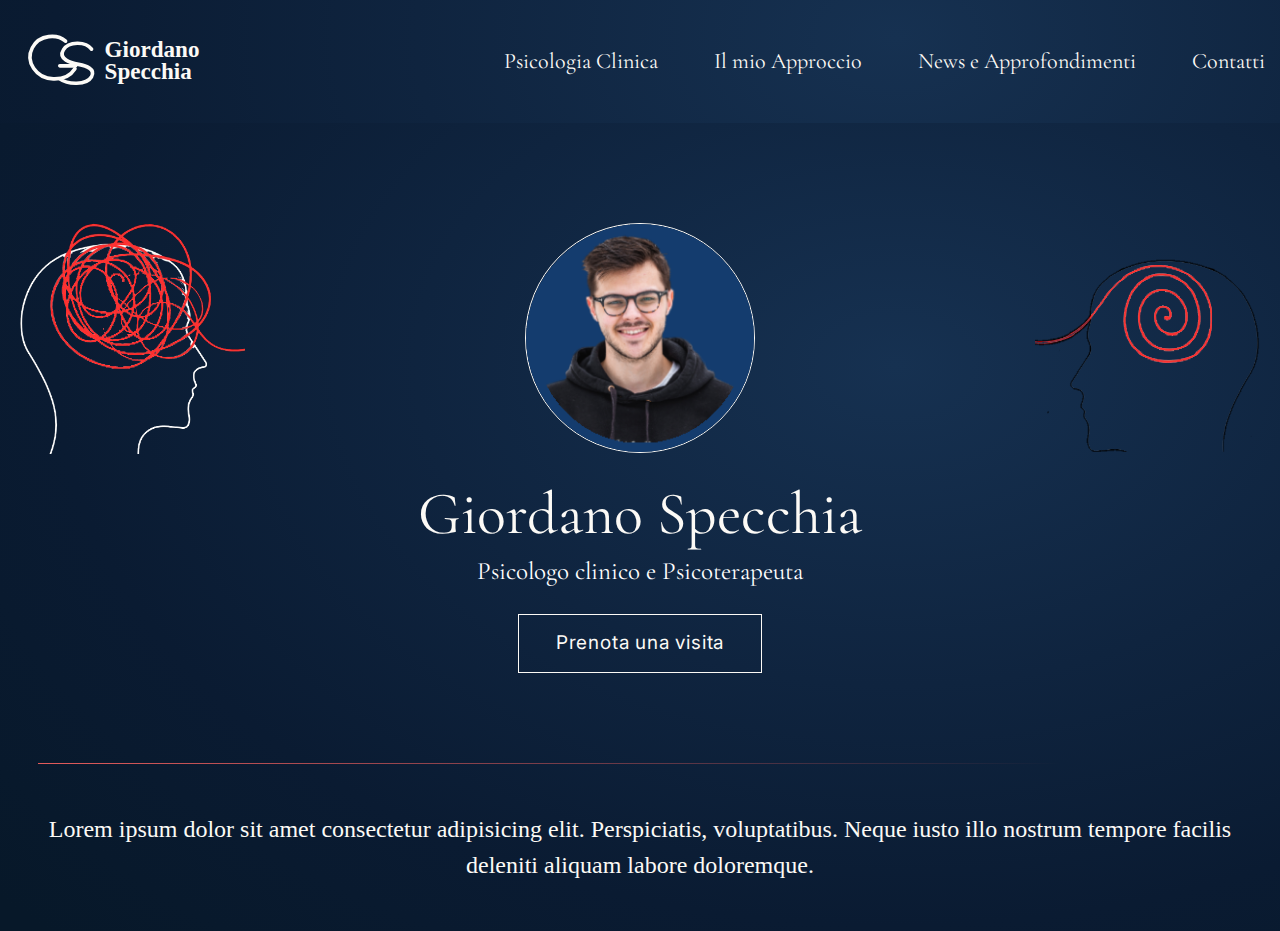
<file: index.html>
<!DOCTYPE html>
<html lang="en">

<head>
	<title>HomePage</title>
	<meta charset="UTF-8">
	<meta name="format-detection" content="telephone=no">
	<!-- <style>body{opacity: 0;}</style> -->
	<link rel="stylesheet" href="css/style.min.css?_v=20250918180700">
	<link rel="shortcut icon" href="favicon.ico">
	<!-- <meta name="robots" content="noindex, nofollow"> -->
	<meta name="viewport" content="width=device-width, initial-scale=1.0">
</head>

<body>
	<div data-fp class="wrapper">
		<header class="header">
			<div class="header__container">
				<a href="home.html" class="header__logo"><img src="img/logo.svg" alt="Logo"></a>
				<div class="header__menu menu">
					<nav class="menu__body">
						<ul class="menu__list">
							<li class="menu__item"><a href="psicology.html" class="menu__link">Psicologia Clinica</a></li>
							<li class="menu__item"><a href="approach.html" class="menu__link">Il mio Approccio</a></li>
							<li class="menu__item"><a href="news.html" class="menu__link">News e Approfondimenti</a></li>
							<li class="menu__item"><a href="" class="menu__link">Contatti</a></li>
						</ul>
					</nav>
				</div>
				<button type="button" class="menu__icon icon-menu"><span></span></button>
			</div>
		</header>
		<main class="page">
			<section class="page__main main-section ">
				<div class="main-section__container">
					<div class="main-section__content">
						<div class="main-section__images">
							<div class="main-section__image">
								<img class="main-section__deco" src="img/head1.png" alt="Immagine della testa con confusione">
							</div>
							<div class="main-section__image">
								<img class="main-section__picture" src="img/main/front.png" alt="Giordano, Psicologo">
							</div>
							<div class="main-section__image">
								<img class="main-section__deco" src="img/head2.png" alt="Image dellla testa chiara">
							</div>
						</div>
						<div class="main-section__title ">
							<h1 class="title__label">Giordano Specchia</h1>
							<h2 class="title__value">Psicologo clinico e Psicoterapeuta </h2>
							<a class="title__cta draw-border" href="/contatti">Prenota una visita</a>
						</div>

					</div>
				</div>
				<div class="main-section__footer">
					<div class="main-section__quote">Lorem ipsum dolor sit amet consectetur adipisicing elit. Perspiciatis, voluptatibus. Neque iusto illo nostrum tempore facilis deleniti aliquam labore doloremque.</div>
				</div>
			</section>

		</main>
		<!-- <div data-fp-section class="page__bottom bottom-page">
	<section class="page__contacts contacts">
		<div class="contacts__container">
			<div class="contacts__content">
				<form action="#" class="contacts__form form">
					<div class="form__item">
						<input autocomplete="off" type="text" name="form[]" data-error="Error" data-required placeholder="Name" class="form__input">
					</div>
					<div class="form__item">
						<input autocomplete="off" type="text" name="form[]" data-error="Error" data-required="email" placeholder="Email" class="form__input">
					</div>
					<div class="form__item">
						<textarea autocomplete="off" name="form[]" placeholder="Message" data-error="Error" class="form__input"></textarea>
					</div>
					<div class="form__item">
						<button type="submit" class="form__button">Send Message</button>
					</div>
				</form>
				<div class="contacts__body">
					<ul class="contacts__list list-contacts">
						<li class="list-contacts__item">
							<div class="list-contacts__icon">
								<img src="img/contacts/icons/01.svg" alt="">
							</div>
							<div class="list-contacts__body">
								<div class="list-contacts__title">Address</div>
								<a href="" class="list-contacts__text">3424 Layman Avenue, Fayetteville, NC</a>
							</div>
						</li>
						<li class="list-contacts__item">
							<div class="list-contacts__icon">
								<img src="img/contacts/icons/02.svg" alt="">
							</div>
							<div class="list-contacts__body">
								<div class="list-contacts__title">Phone</div>
								<a href="tel:5014141541" class="list-contacts__text">(501) 414-1541</a>
							</div>
						</li>
						<li class="list-contacts__item">
							<div class="list-contacts__icon">
								<img src="img/contacts/icons/03.svg" alt="">
							</div>
							<div class="list-contacts__body">
								<div class="list-contacts__title">E-Mail</div>
								<a href="mailto:devchapter@gmail.com" class="list-contacts__text">devchapter@gmail.com</a>
							</div>
						</li>
					</ul>
				</div>
			</div>
		</div>
	</section>
	<footer class="footer">
		<div class="footer__container">
			<ul class="footer__social social">
				<li class="social__item">
					<a href="" class="social__link _icon-i"></a>
				</li>
				<li class="social__item">
					<a href="" class="social__link _icon-g"></a>
				</li>
				<li class="social__item">
					<a href="" class="social__link _icon-t"></a>
				</li>
				<li class="social__item">
					<a href="" class="social__link _icon-l"></a>
				</li>
			</ul>
			<div class="footer__copy">© 2022 - DevChapter</div>
		</div>
	</footer>
</div> -->
	</div>
	<script src="js/app.min.js?_v=20250918180700"></script>
</body>


</html>
</file>
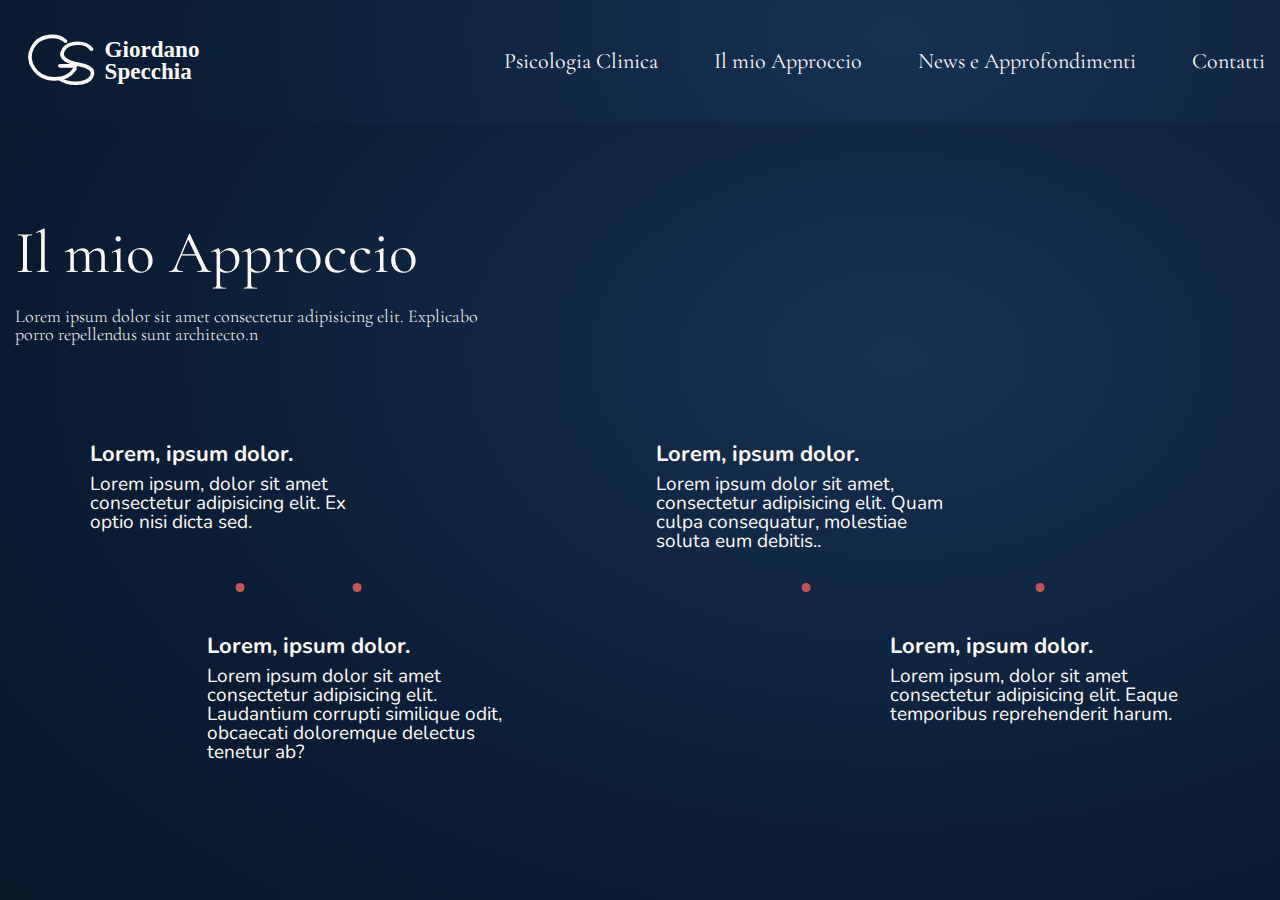
<file: approach.html>
<!DOCTYPE html>
<html lang="en">

<head>
	<title>HomePage</title>
	<meta charset="UTF-8">
	<meta name="format-detection" content="telephone=no">
	<!-- <style>body{opacity: 0;}</style> -->
	<link rel="stylesheet" href="css/style.min.css?_v=20250918180700">
	<link rel="shortcut icon" href="favicon.ico">
	<!-- <meta name="robots" content="noindex, nofollow"> -->
	<meta name="viewport" content="width=device-width, initial-scale=1.0">
</head>

<body>
	<div data-fp class="wrapper">
		<header class="header">
			<div class="header__container">
				<a href="index.html" class="header__logo"><img src="img/logo.svg" alt="Logo"></a>
				<div class="header__menu menu">
					<nav class="menu__body">
						<ul class="menu__list">
							<li class="menu__item"><a href="psicology.html" class="menu__link">Psicologia Clinica</a></li>
							<li class="menu__item"><a href="approach.html" class="menu__link">Il mio Approccio</a></li>
							<li class="menu__item"><a href="../news.html" class="menu__link">News e Approfondimenti</a></li>
							<li class="menu__item"><a href="" class="menu__link">Contatti</a></li>
						</ul>
					</nav>
				</div>
				<button type="button" class="menu__icon icon-menu"><span></span></button>
			</div>
		</header>
		<main class="page">
			<section class="page__info info ">
				<div class="info__container">
					<div class="info__header ">
						<h1 class="info__title title">Il mio Approccio</h1>
						<h2 class="info__subtitle ">Lorem ipsum dolor sit amet consectetur adipisicing elit. Explicabo porro repellendus sunt architecto.n</h2>
					</div>
					<div class="info__content">
						<div class="info__items">
							<article class="info__item item item-top">
								<span class="dot"></span>
								<h3 class="item__title">Lorem, ipsum dolor.</h3>
								<div class="item__text">Lorem ipsum, dolor sit amet consectetur adipisicing elit. Ex optio nisi dicta sed.</div>
							</article>
							<article class="info__item item item-top">
								<span class="dot"></span>
								<h3 class="item__title">Lorem, ipsum dolor.</h3>
								<div class="item__text">Lorem ipsum dolor sit amet, consectetur adipisicing elit. Quam culpa consequatur, molestiae soluta eum debitis..</div>
							</article>
							<article class="info__item item item-bottom">
								<span class="dot"></span>
								<h3 class="item__title">Lorem, ipsum dolor.</h3>
								<div class="item__text">Lorem ipsum dolor sit amet consectetur adipisicing elit. Laudantium corrupti similique odit, obcaecati doloremque delectus tenetur ab?</div>
							</article>
							<article class="info__item item item-bottom">
								<span class="dot"></span>
								<h3 class="item__title">Lorem, ipsum dolor.</h3>
								<div class="item__text">Lorem ipsum, dolor sit amet consectetur adipisicing elit. Eaque temporibus reprehenderit harum.</div>
							</article>
						</div>
					</div>
				</div>
			</section>

		</main>
		<!-- <div data-fp-section class="page__bottom bottom-page">
	<section class="page__contacts contacts">
		<div class="contacts__container">
			<div class="contacts__content">
				<form action="#" class="contacts__form form">
					<div class="form__item">
						<input autocomplete="off" type="text" name="form[]" data-error="Error" data-required placeholder="Name" class="form__input">
					</div>
					<div class="form__item">
						<input autocomplete="off" type="text" name="form[]" data-error="Error" data-required="email" placeholder="Email" class="form__input">
					</div>
					<div class="form__item">
						<textarea autocomplete="off" name="form[]" placeholder="Message" data-error="Error" class="form__input"></textarea>
					</div>
					<div class="form__item">
						<button type="submit" class="form__button">Send Message</button>
					</div>
				</form>
				<div class="contacts__body">
					<ul class="contacts__list list-contacts">
						<li class="list-contacts__item">
							<div class="list-contacts__icon">
								<img src="img/contacts/icons/01.svg" alt="">
							</div>
							<div class="list-contacts__body">
								<div class="list-contacts__title">Address</div>
								<a href="" class="list-contacts__text">3424 Layman Avenue, Fayetteville, NC</a>
							</div>
						</li>
						<li class="list-contacts__item">
							<div class="list-contacts__icon">
								<img src="img/contacts/icons/02.svg" alt="">
							</div>
							<div class="list-contacts__body">
								<div class="list-contacts__title">Phone</div>
								<a href="tel:5014141541" class="list-contacts__text">(501) 414-1541</a>
							</div>
						</li>
						<li class="list-contacts__item">
							<div class="list-contacts__icon">
								<img src="img/contacts/icons/03.svg" alt="">
							</div>
							<div class="list-contacts__body">
								<div class="list-contacts__title">E-Mail</div>
								<a href="mailto:devchapter@gmail.com" class="list-contacts__text">devchapter@gmail.com</a>
							</div>
						</li>
					</ul>
				</div>
			</div>
		</div>
	</section>
	<footer class="footer">
		<div class="footer__container">
			<ul class="footer__social social">
				<li class="social__item">
					<a href="" class="social__link _icon-i"></a>
				</li>
				<li class="social__item">
					<a href="" class="social__link _icon-g"></a>
				</li>
				<li class="social__item">
					<a href="" class="social__link _icon-t"></a>
				</li>
				<li class="social__item">
					<a href="" class="social__link _icon-l"></a>
				</li>
			</ul>
			<div class="footer__copy">© 2022 - DevChapter</div>
		</div>
	</footer>
</div> -->
	</div>
	<script src="js/app.min.js?_v=20250918180700"></script>
</body>


</html>
</file>
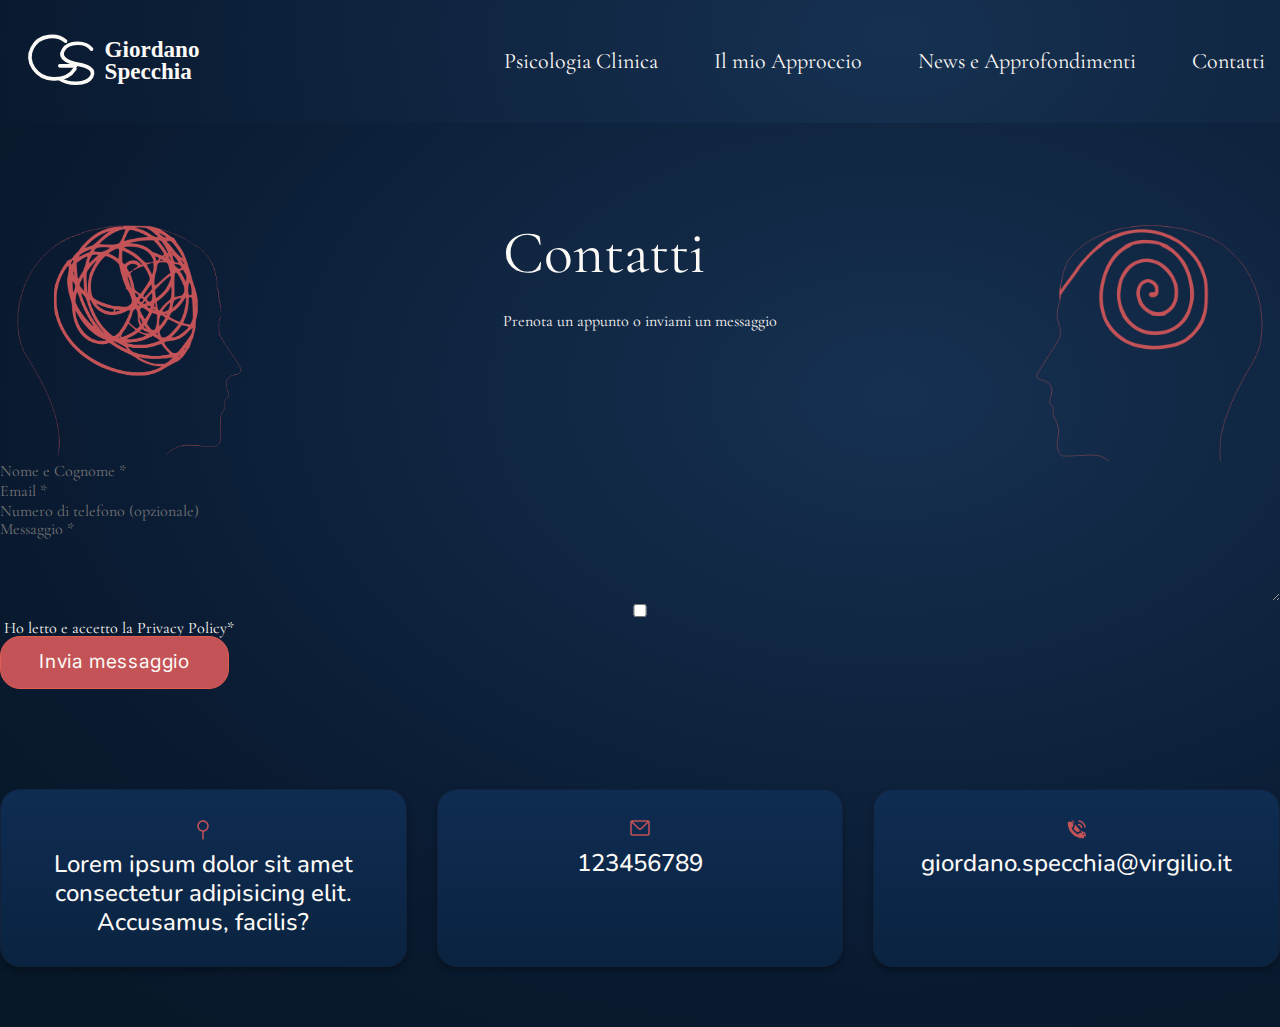
<file: contatti.html>
<!DOCTYPE html>
<html lang="en">

<head>
	<title>HomePage</title>
	<meta charset="UTF-8">
	<meta name="format-detection" content="telephone=no">
	<!-- <style>body{opacity: 0;}</style> -->
	<link rel="stylesheet" href="css/style.min.css?_v=20250924124636">
	<link rel="shortcut icon" href="favicon.ico">
	<!-- <meta name="robots" content="noindex, nofollow"> -->
	<meta name="viewport" content="width=device-width, initial-scale=1.0">
</head>

<body>
	<div data-fp class="wrapper">
		<header class="header">
			<div class="header__container">
				<a href="index.html" class="header__logo"><img src="img/logo.svg" alt="Logo"></a>
				<div class="header__menu menu">
					<nav class="menu__body">
						<ul class="menu__list">
							<li class="menu__item"><a href="psicology.html" class="menu__link">Psicologia Clinica</a></li>
							<li class="menu__item"><a href="approach.html" class="menu__link">Il mio Approccio</a></li>
							<li class="menu__item"><a href="news.html" class="menu__link">News e Approfondimenti</a></li>
							<li class="menu__item"><a href="contatti.html" class="menu__link">Contatti</a></li>
						</ul>
					</nav>
				</div>
				<button type="button" class="menu__icon icon-menu"><span></span></button>
			</div>
		</header>
		<main class="page">
			<section class="page__contacts contacts">
				<div class="contacts__container">
					<div class="contacts_content">
						<div class="main-section__images">
							<div class="main-section__image">
								<img class="main-section__deco" src="img/caos.png" alt="Immagine della testa con confusione">
							</div>
							<div class="contacts__info">
								<h1 class="contacts__title title">Contatti</h1>
								<h2 class="contacts__subtitle">Prenota un appunto o inviami un messaggio </h2>
							</div>
							<div class="main-section__image">
								<img class="main-section__deco" src="img/quiete.png" alt="Image dellla testa chiara">
							</div>
						</div>

					</div>
				</div>
				<div class="contacts__form form">
					<form class="form__items">
						<input class="form__item" type="text" placeholder="Nome e Cognome *" required>
						<input class="form__item" type="email" placeholder="Email *" required>
						<input class="form__item" type="tel" placeholder="Numero di telefono (opzionale)">
						<textarea class="form__item" placeholder="Messaggio *" required rows="5" cols="33"></textarea>
						<div class="form__txt">
							<input type="checkbox" name="" id="" required><span>&nbsp;Ho letto e accetto la <a href="privacy.html">Privacy Policy</a>*</span>
						</div>
						<div class="form__btn ">
							<button class="about__cta" type="submit" class="button">Invia messaggio</button>
						</div>
					</form>
				</div>

				<div class="about__content ">
					<div class="box__items">
						<div class="box__item skill">
							<div class="skill__icon"><img src="img/contacts/a.svg" alt="Icona luogo"></div>
							<h3 class="skill__title">Lorem ipsum dolor sit amet consectetur adipisicing elit. <br> Accusamus, facilis?</h3>
						</div>
						<div class="box__item item-skill">
							<div class="skill__icon"><img src="img/contacts/e.svg" alt="Icona posta"></div>
							<h3 class="skill__title">123456789</h3>

						</div>
						<div class="box__item item-skill">
							<div class="skill__icon"><img src="img/contacts/p.svg" alt="Icona telefono"></div>
							<h3 class="skill__title">giordano.specchia@virgilio.it</h3>

						</div>
					</div>
				</div>
			</section>
		</main>
		<!-- <div data-fp-section class="page__bottom bottom-page">
	<section class="page__contacts contacts">
		<div class="contacts__container">
			<div class="contacts__content">
				<form action="#" class="contacts__form form">
					<div class="form__item">
						<input autocomplete="off" type="text" name="form[]" data-error="Error" data-required placeholder="Name" class="form__input">
					</div>
					<div class="form__item">
						<input autocomplete="off" type="text" name="form[]" data-error="Error" data-required="email" placeholder="Email" class="form__input">
					</div>
					<div class="form__item">
						<textarea autocomplete="off" name="form[]" placeholder="Message" data-error="Error" class="form__input"></textarea>
					</div>
					<div class="form__item">
						<button type="submit" class="form__button">Send Message</button>
					</div>
				</form>
				<div class="contacts__body">
					<ul class="contacts__list list-contacts">
						<li class="list-contacts__item">
							<div class="list-contacts__icon">
								<img src="img/contacts/icons/01.svg" alt="">
							</div>
							<div class="list-contacts__body">
								<div class="list-contacts__title">Address</div>
								<a href="" class="list-contacts__text">3424 Layman Avenue, Fayetteville, NC</a>
							</div>
						</li>
						<li class="list-contacts__item">
							<div class="list-contacts__icon">
								<img src="img/contacts/icons/02.svg" alt="">
							</div>
							<div class="list-contacts__body">
								<div class="list-contacts__title">Phone</div>
								<a href="tel:5014141541" class="list-contacts__text">(501) 414-1541</a>
							</div>
						</li>
						<li class="list-contacts__item">
							<div class="list-contacts__icon">
								<img src="img/contacts/icons/03.svg" alt="">
							</div>
							<div class="list-contacts__body">
								<div class="list-contacts__title">E-Mail</div>
								<a href="mailto:devchapter@gmail.com" class="list-contacts__text">devchapter@gmail.com</a>
							</div>
						</li>
					</ul>
				</div>
			</div>
		</div>
	</section>
	<footer class="footer">
		<div class="footer__container">
			<ul class="footer__social social">
				<li class="social__item">
					<a href="" class="social__link _icon-i"></a>
				</li>
				<li class="social__item">
					<a href="" class="social__link _icon-g"></a>
				</li>
				<li class="social__item">
					<a href="" class="social__link _icon-t"></a>
				</li>
				<li class="social__item">
					<a href="" class="social__link _icon-l"></a>
				</li>
			</ul>
			<div class="footer__copy">© 2022 - DevChapter</div>
		</div>
	</footer>
</div> -->
	</div>
	<script src="js/app.min.js?_v=20250924124636"></script>
</body>


</html>
</file>
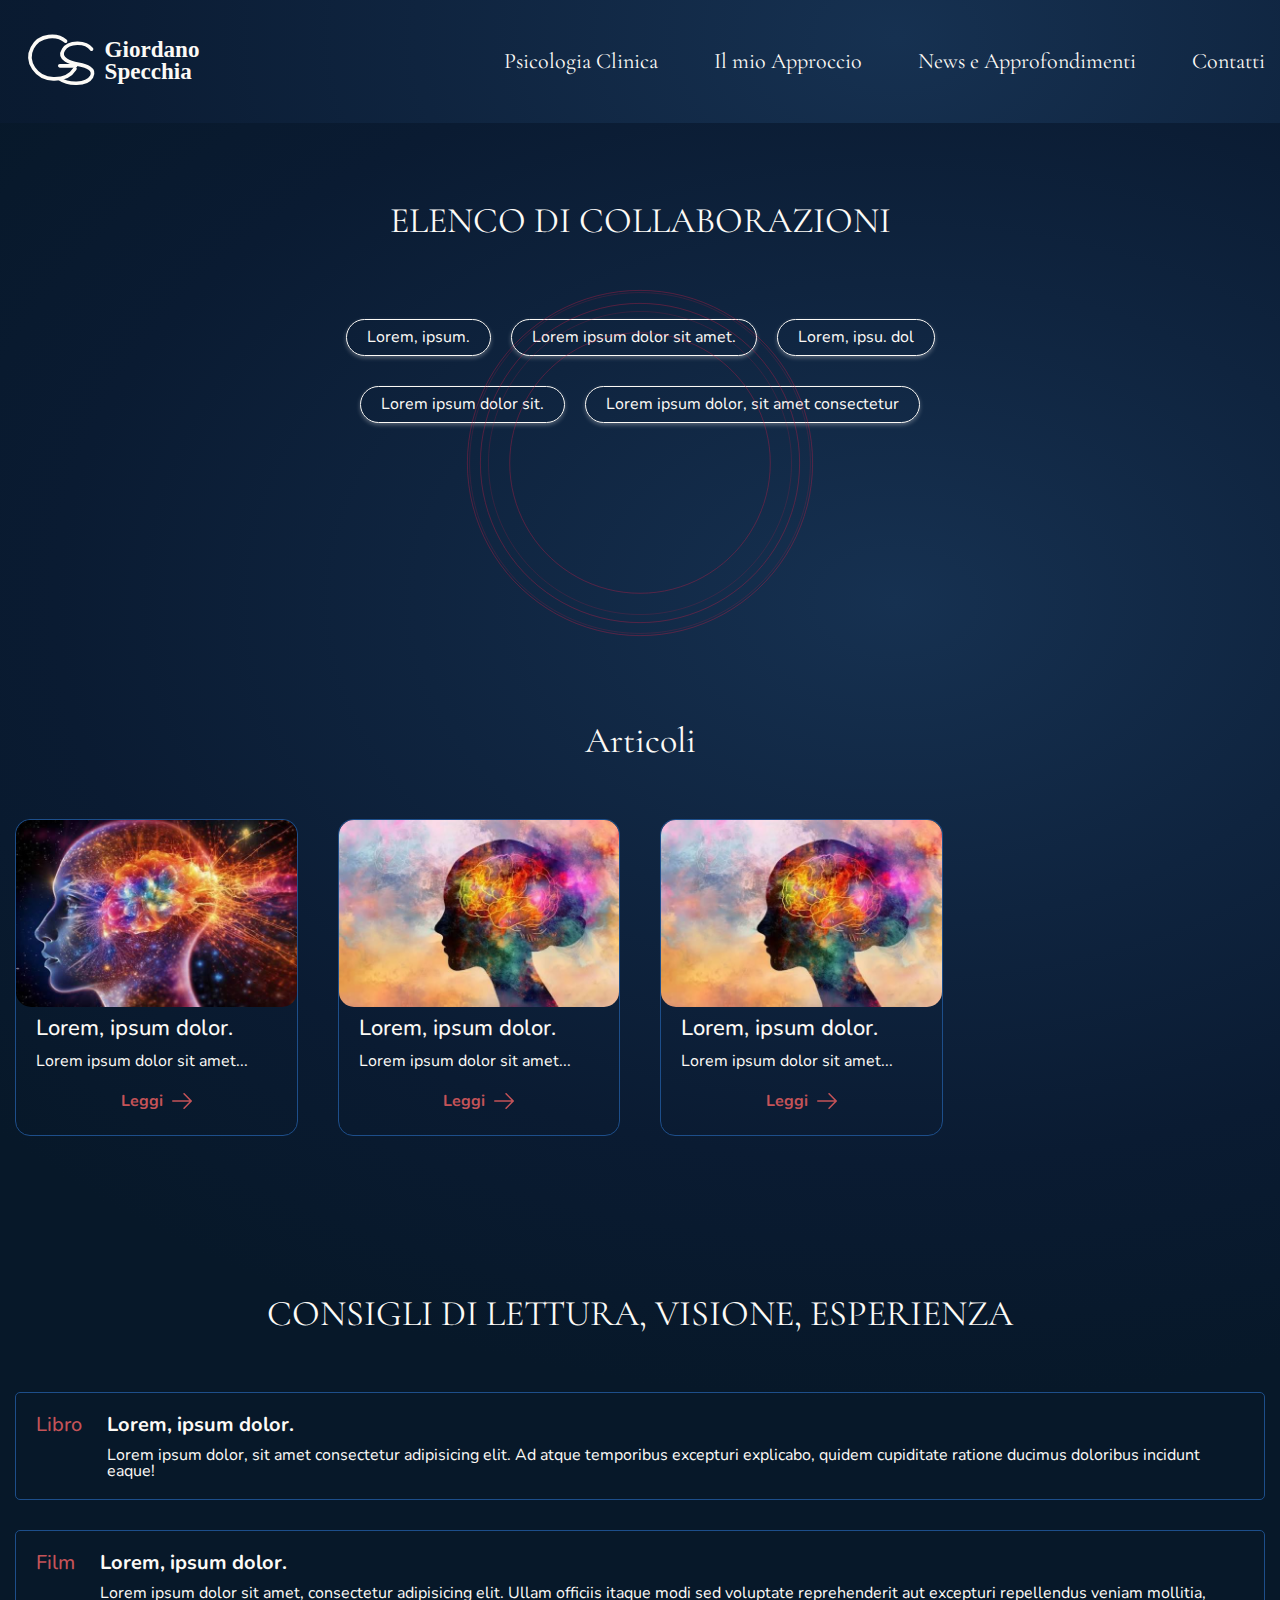
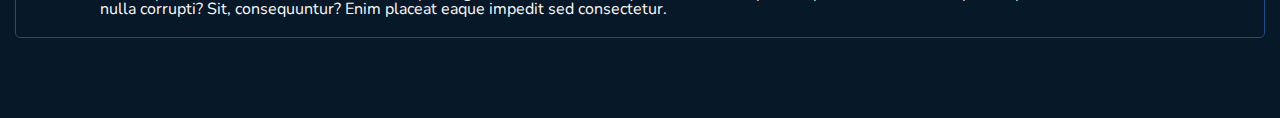
<file: news.html>
<!DOCTYPE html>
<html lang="en">

<head>
	<title>HomePage</title>
	<meta charset="UTF-8">
	<meta name="format-detection" content="telephone=no">
	<!-- <style>body{opacity: 0;}</style> -->
	<link rel="stylesheet" href="css/style.min.css?_v=20250919191112">
	<link rel="shortcut icon" href="favicon.ico">
	<!-- <meta name="robots" content="noindex, nofollow"> -->
	<meta name="viewport" content="width=device-width, initial-scale=1.0">
</head>

<body>
	<div data-fp class="wrapper">
		<header class="header">
			<div class="header__container">
				<a href="index.html" class="header__logo"><img src="img/logo.svg" alt="Logo"></a>
				<div class="header__menu menu">
					<nav class="menu__body">
						<ul class="menu__list">
							<li class="menu__item"><a href="psicology.html" class="menu__link">Psicologia Clinica</a></li>
							<li class="menu__item"><a href="approach.html" class="menu__link">Il mio Approccio</a></li>
							<li class="menu__item"><a href="news.html" class="menu__link">News e Approfondimenti</a></li>
							<li class="menu__item"><a href="" class="menu__link">Contatti</a></li>
						</ul>
					</nav>
				</div>
				<button type="button" class="menu__icon icon-menu"><span></span></button>
			</div>
		</header>
		<main class="page page__news">
			<section class="news ">
				<div class="news__container">
					<div class="news__content ">
						<h1 class="news__title">ELENCO DI COLLABORAZIONI</h1>
						<ul class="news__lists">
							<li class="news__list">Lorem, ipsum.</li>
							<li class="news__list">Lorem ipsum dolor sit amet.</li>
							<li class="news__list">Lorem, ipsu. dol</li>
							<li class="news__list">Lorem ipsum dolor sit.</li>
							<li class="news__list">Lorem ipsum dolor, sit amet consectetur</li>
						</ul>
					</div>
				</div>
			</section>
			<section class="articles">
				<div class="articles__container">
					<h2 class="articles__title ">Articoli</h2>
					<div class="articles__items">
						<article class="articles__item">
							<a class="article__image" href=""><img src="img/main/article1.jpeg" alt="Image"></a>
							<h3 class="article__name">Lorem, ipsum dolor.</h3>
							<div class="article__text">Lorem ipsum dolor sit amet...</div>
							<a href="single-article.html" class="article__cta">Leggi
								<img src="img/main/arrow-right.svg" alt="Image">
							</a>
						</article>
						<article class="articles__item">
							<a class="article__image" href=""><img src="img/main/article2.jpeg" alt="Image"></a>
							<h3 class="article__name">Lorem, ipsum dolor.</h3>
							<div class="article__text">Lorem ipsum dolor sit amet...</div>
							<a href="single-article.html" class="article__cta">Leggi
								<img src="img/main/arrow-right.svg" alt="Image">
							</a>
						</article>
						<article class="articles__item">
							<a class="article__image" href=""><img src="img/main/article2.jpeg" alt="Image"></a>
							<h3 class="article__name">Lorem, ipsum dolor.</h3>
							<div class="article__text">Lorem ipsum dolor sit amet...</div>
							<a href="single-article.html" class="article__cta">Leggi
								<img src="img/main/arrow-right.svg" alt="Image">
							</a>
						</article>
					</div>
				</div>
			</section>
			<section class="tips">
				<div class="tips__container">
					<h2 class="tips__title ">CONSIGLI DI LETTURA, VISIONE, ESPERIENZA</h2>
					<div class="tips__content">
						<div class="tips__items">
							<div class="tip__item item-tip">
								<div class="item-tip___label">
									<div class="item-tip__image">Libro </div>
								</div>
								<div class="item-tip__desc">
									<div class="item-tip__title">Lorem, ipsum dolor.</div>
									<div class="item-tip__subtitle">Lorem ipsum dolor, sit amet consectetur adipisicing elit. Ad atque temporibus excepturi explicabo, quidem cupiditate ratione ducimus doloribus incidunt eaque!</div>
								</div>

							</div>
							<div class="tip__item item-tip">
								<div class="item-tip___label">
									<div class="item-tip__image">Film </div>
								</div>
								<div class="item-tip__desc">
									<div class="item-tip__title">Lorem, ipsum dolor.</div>
									<div class="item-tip__subtitle">Lorem ipsum dolor sit amet, consectetur adipisicing elit. Ullam officiis itaque modi sed voluptate reprehenderit aut excepturi repellendus veniam mollitia, nulla corrupti? Sit, consequuntur? Enim placeat eaque impedit sed consectetur.</div>
								</div>
							</div>
						</div>
					</div>
				</div>
			</section>

		</main>
		<!-- <div data-fp-section class="page__bottom bottom-page">
	<section class="page__contacts contacts">
		<div class="contacts__container">
			<div class="contacts__content">
				<form action="#" class="contacts__form form">
					<div class="form__item">
						<input autocomplete="off" type="text" name="form[]" data-error="Error" data-required placeholder="Name" class="form__input">
					</div>
					<div class="form__item">
						<input autocomplete="off" type="text" name="form[]" data-error="Error" data-required="email" placeholder="Email" class="form__input">
					</div>
					<div class="form__item">
						<textarea autocomplete="off" name="form[]" placeholder="Message" data-error="Error" class="form__input"></textarea>
					</div>
					<div class="form__item">
						<button type="submit" class="form__button">Send Message</button>
					</div>
				</form>
				<div class="contacts__body">
					<ul class="contacts__list list-contacts">
						<li class="list-contacts__item">
							<div class="list-contacts__icon">
								<img src="img/contacts/icons/01.svg" alt="">
							</div>
							<div class="list-contacts__body">
								<div class="list-contacts__title">Address</div>
								<a href="" class="list-contacts__text">3424 Layman Avenue, Fayetteville, NC</a>
							</div>
						</li>
						<li class="list-contacts__item">
							<div class="list-contacts__icon">
								<img src="img/contacts/icons/02.svg" alt="">
							</div>
							<div class="list-contacts__body">
								<div class="list-contacts__title">Phone</div>
								<a href="tel:5014141541" class="list-contacts__text">(501) 414-1541</a>
							</div>
						</li>
						<li class="list-contacts__item">
							<div class="list-contacts__icon">
								<img src="img/contacts/icons/03.svg" alt="">
							</div>
							<div class="list-contacts__body">
								<div class="list-contacts__title">E-Mail</div>
								<a href="mailto:devchapter@gmail.com" class="list-contacts__text">devchapter@gmail.com</a>
							</div>
						</li>
					</ul>
				</div>
			</div>
		</div>
	</section>
	<footer class="footer">
		<div class="footer__container">
			<ul class="footer__social social">
				<li class="social__item">
					<a href="" class="social__link _icon-i"></a>
				</li>
				<li class="social__item">
					<a href="" class="social__link _icon-g"></a>
				</li>
				<li class="social__item">
					<a href="" class="social__link _icon-t"></a>
				</li>
				<li class="social__item">
					<a href="" class="social__link _icon-l"></a>
				</li>
			</ul>
			<div class="footer__copy">© 2022 - DevChapter</div>
		</div>
	</footer>
</div> -->
	</div>
	<script src="js/app.min.js?_v=20250919191112"></script>
</body>


</html>
</file>
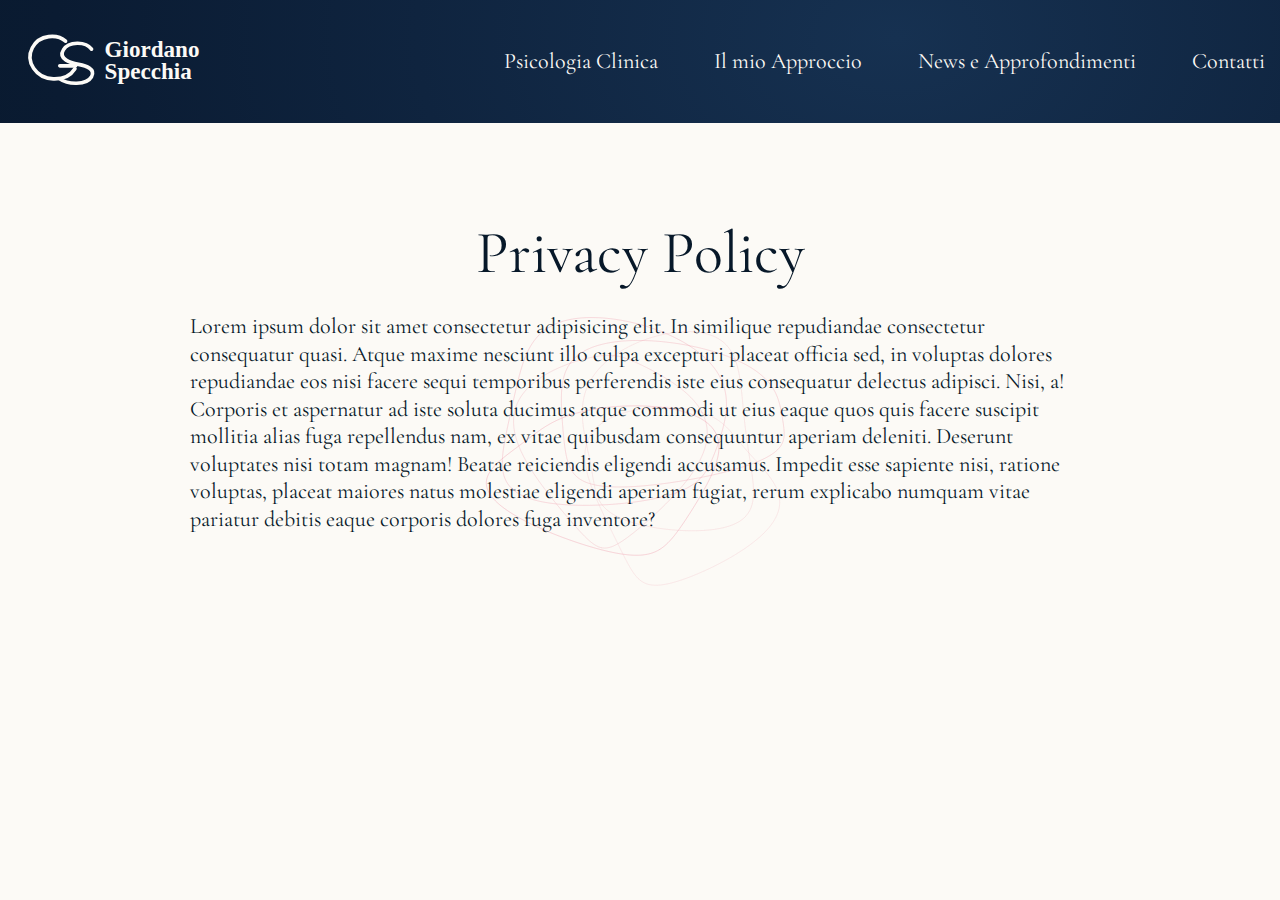
<file: privacy.html>
<!DOCTYPE html>
<html lang="en">

<head>
	<title>HomePage</title>
	<meta charset="UTF-8">
	<meta name="format-detection" content="telephone=no">
	<!-- <style>body{opacity: 0;}</style> -->
	<link rel="stylesheet" href="css/style.min.css?_v=20250924124636">
	<link rel="shortcut icon" href="favicon.ico">
	<!-- <meta name="robots" content="noindex, nofollow"> -->
	<meta name="viewport" content="width=device-width, initial-scale=1.0">
</head>

<body>
	<div data-fp class="wrapper">
		<header class="header">
			<div class="header__container">
				<a href="../home.html" class="header__logo"><img src="img/logo.svg" alt="Logo"></a>
				<div class="header__menu menu">
					<nav class="menu__body">
						<ul class="menu__list">
							<li class="menu__item"><a href="../psicology.html" class="menu__link">Psicologia Clinica</a></li>
							<li class="menu__item"><a href="../approach.html" class="menu__link">Il mio Approccio</a></li>
							<li class="menu__item"><a href="../news.html" class="menu__link">News e Approfondimenti</a></li>
							<li class="menu__item"><a href="../contatti.html" class="menu__link">Contatti</a></li>
						</ul>
					</nav>
				</div>
				<button type="button" class="menu__icon icon-menu"><span></span></button>
			</div>
		</header>
		<main class="page page__article">
			<section class="single-article">
				<div class="single-article__container">
					<h1 class="single-article__title title">Privacy Policy</h1>
					<div class="single-article__text">Lorem ipsum dolor sit amet consectetur adipisicing elit. In similique repudiandae consectetur consequatur quasi. Atque maxime nesciunt illo culpa excepturi placeat officia sed, in voluptas dolores repudiandae eos nisi facere sequi temporibus perferendis iste eius consequatur delectus adipisci. Nisi, a! Corporis et aspernatur ad iste soluta ducimus atque commodi ut eius eaque quos quis facere suscipit mollitia alias fuga repellendus nam, ex vitae quibusdam consequuntur aperiam deleniti. Deserunt voluptates nisi totam magnam! Beatae reiciendis eligendi accusamus. Impedit esse sapiente nisi, ratione voluptas, placeat maiores natus molestiae eligendi aperiam fugiat, rerum explicabo numquam vitae pariatur debitis eaque corporis dolores fuga inventore?</div>
				</div>
			</section>


		</main>
		<!-- <div data-fp-section class="page__bottom bottom-page">
	<section class="page__contacts contacts">
		<div class="contacts__container">
			<div class="contacts__content">
				<form action="#" class="contacts__form form">
					<div class="form__item">
						<input autocomplete="off" type="text" name="form[]" data-error="Error" data-required placeholder="Name" class="form__input">
					</div>
					<div class="form__item">
						<input autocomplete="off" type="text" name="form[]" data-error="Error" data-required="email" placeholder="Email" class="form__input">
					</div>
					<div class="form__item">
						<textarea autocomplete="off" name="form[]" placeholder="Message" data-error="Error" class="form__input"></textarea>
					</div>
					<div class="form__item">
						<button type="submit" class="form__button">Send Message</button>
					</div>
				</form>
				<div class="contacts__body">
					<ul class="contacts__list list-contacts">
						<li class="list-contacts__item">
							<div class="list-contacts__icon">
								<img src="img/contacts/icons/01.svg" alt="">
							</div>
							<div class="list-contacts__body">
								<div class="list-contacts__title">Address</div>
								<a href="" class="list-contacts__text">3424 Layman Avenue, Fayetteville, NC</a>
							</div>
						</li>
						<li class="list-contacts__item">
							<div class="list-contacts__icon">
								<img src="img/contacts/icons/02.svg" alt="">
							</div>
							<div class="list-contacts__body">
								<div class="list-contacts__title">Phone</div>
								<a href="tel:5014141541" class="list-contacts__text">(501) 414-1541</a>
							</div>
						</li>
						<li class="list-contacts__item">
							<div class="list-contacts__icon">
								<img src="img/contacts/icons/03.svg" alt="">
							</div>
							<div class="list-contacts__body">
								<div class="list-contacts__title">E-Mail</div>
								<a href="mailto:devchapter@gmail.com" class="list-contacts__text">devchapter@gmail.com</a>
							</div>
						</li>
					</ul>
				</div>
			</div>
		</div>
	</section>
	<footer class="footer">
		<div class="footer__container">
			<ul class="footer__social social">
				<li class="social__item">
					<a href="" class="social__link _icon-i"></a>
				</li>
				<li class="social__item">
					<a href="" class="social__link _icon-g"></a>
				</li>
				<li class="social__item">
					<a href="" class="social__link _icon-t"></a>
				</li>
				<li class="social__item">
					<a href="" class="social__link _icon-l"></a>
				</li>
			</ul>
			<div class="footer__copy">© 2022 - DevChapter</div>
		</div>
	</footer>
</div> -->
	</div>
	<script src="js/app.min.js?_v=20250924124636"></script>
</body>

</html>
</file>
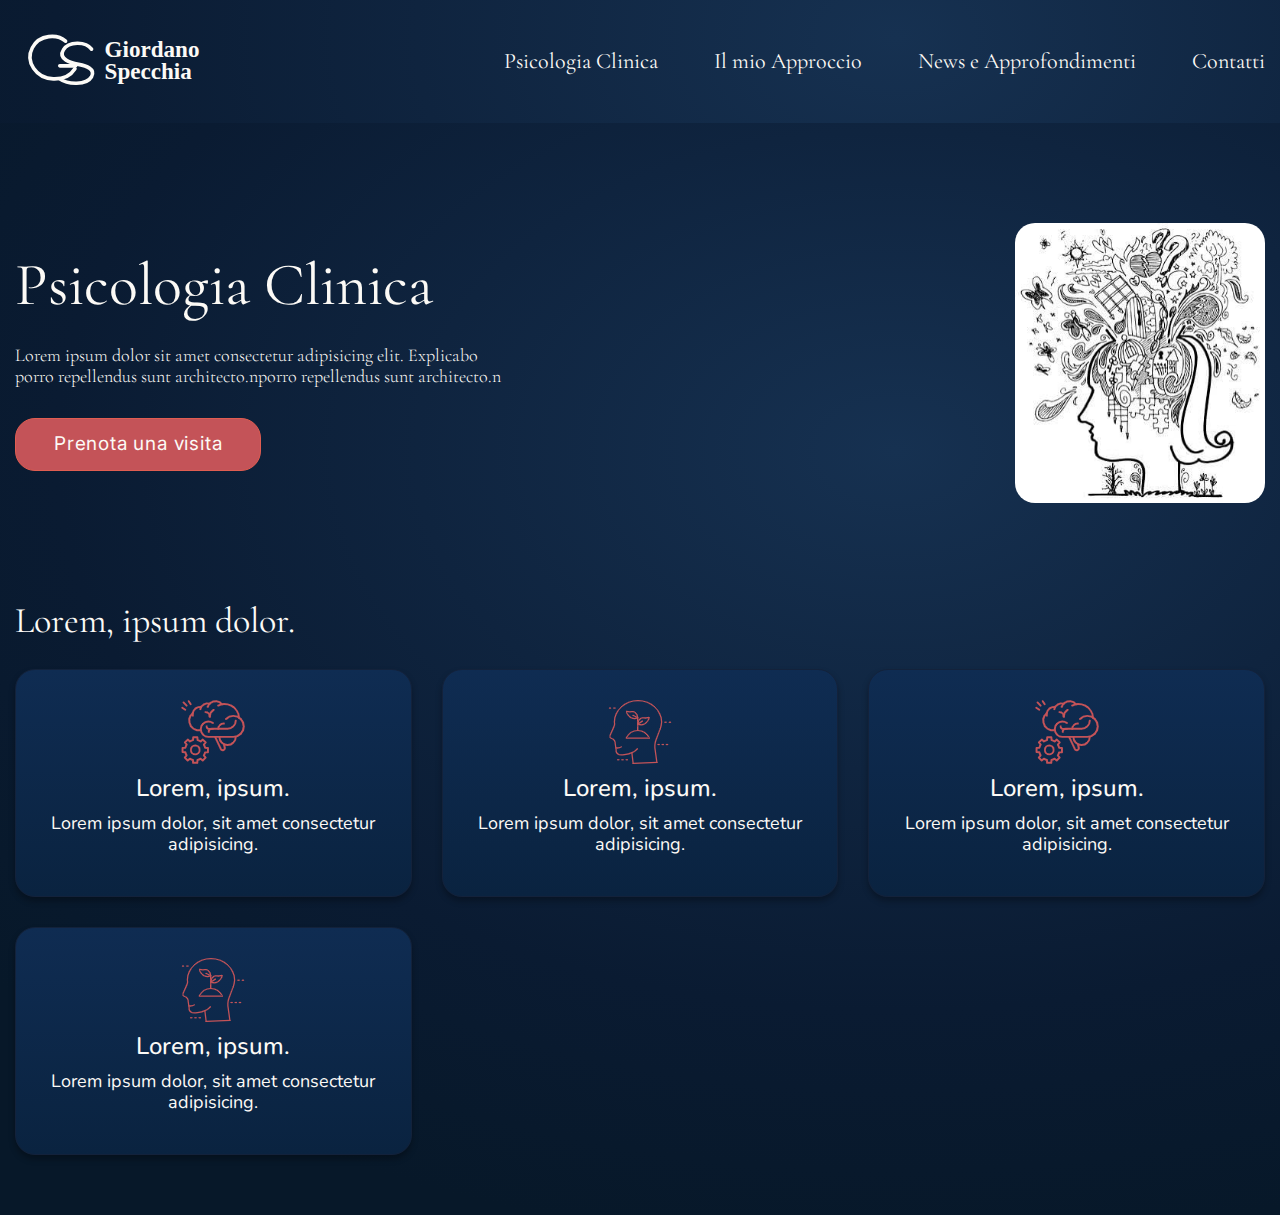
<file: psicology.html>
<!DOCTYPE html>
<html lang="en">

<head>
	<title>HomePage</title>
	<meta charset="UTF-8">
	<meta name="format-detection" content="telephone=no">
	<!-- <style>body{opacity: 0;}</style> -->
	<link rel="stylesheet" href="css/style.min.css?_v=20250919191112">
	<link rel="shortcut icon" href="favicon.ico">
	<!-- <meta name="robots" content="noindex, nofollow"> -->
	<meta name="viewport" content="width=device-width, initial-scale=1.0">
</head>

<body>
	<div data-fp class="wrapper">
		<header class="header">
			<div class="header__container">
				<a href="../home.html" class="header__logo"><img src="img/logo.svg" alt="Logo"></a>
				<div class="header__menu menu">
					<nav class="menu__body">
						<ul class="menu__list">
							<li class="menu__item"><a href="../psicology.html" class="menu__link">Psicologia Clinica</a></li>
							<li class="menu__item"><a href="../approach.html" class="menu__link">Il mio Approccio</a></li>
							<li class="menu__item"><a href="../news.html" class="menu__link">News e Approfondimenti</a></li>
							<li class="menu__item"><a href="" class="menu__link">Contatti</a></li>
						</ul>
					</nav>
				</div>
				<button type="button" class="menu__icon icon-menu"><span></span></button>
			</div>
		</header>
		<main class="page">
			<section class="page__about about ">
				<div class="about__container">
					<div class="about__header ">
						<div class="about__header-left">
							<h1 class="about__title title">Psicologia Clinica</h1>
							<h2 class="about__subtitle ">Lorem ipsum dolor sit amet consectetur adipisicing elit. Explicabo porro repellendus sunt architecto.nporro repellendus sunt architecto.n</h2>
							<a class="about__cta" href="../contacts.html"> Prenota una visita</a>
						</div>
						<div class="about__header-right">
							<img src="img/main/head3.jpeg" alt="Head fullof flowers">
						</div>
					</div>
					<div class="about__content ">
						<div class="box__title">Lorem, ipsum dolor.</div>
						<div class="box__items">
							<div class="box__item skill">
								<div class="skill__icon"><img src="img/main/gear.png" alt="Icona"></div>
								<h3 class="skill__title">Lorem, ipsum.</h3>
								<div class="skill__subtitle">Lorem ipsum dolor, sit amet consectetur adipisicing.</div>
							</div>
							<div class="box__item item-skill">
								<div class="skill__icon"><img src="img/main/growth.png" alt="Icona"></div>
								<h3 class="skill__title">Lorem, ipsum.</h3>
								<div class="skill__subtitle">Lorem ipsum dolor, sit amet consectetur adipisicing.</div>
							</div>
							<div class="box__item item-skill">
								<div class="skill__icon"><img src="img/main/gear.png" alt="Icona"></div>
								<h3 class="skill__title">Lorem, ipsum.</h3>
								<div class="skill__subtitle">Lorem ipsum dolor, sit amet consectetur adipisicing.</div>
							</div>
							<div class="box__item item-skill">
								<div class="skill__icon"><img src="img/main/growth.png" alt="Icona"></div>
								<h3 class="skill__title">Lorem, ipsum.</h3>
								<div class="skill__subtitle">Lorem ipsum dolor, sit amet consectetur adipisicing.</div>
							</div>
						</div>
					</div>
				</div>
			</section>

		</main>
		<!-- <div data-fp-section class="page__bottom bottom-page">
	<section class="page__contacts contacts">
		<div class="contacts__container">
			<div class="contacts__content">
				<form action="#" class="contacts__form form">
					<div class="form__item">
						<input autocomplete="off" type="text" name="form[]" data-error="Error" data-required placeholder="Name" class="form__input">
					</div>
					<div class="form__item">
						<input autocomplete="off" type="text" name="form[]" data-error="Error" data-required="email" placeholder="Email" class="form__input">
					</div>
					<div class="form__item">
						<textarea autocomplete="off" name="form[]" placeholder="Message" data-error="Error" class="form__input"></textarea>
					</div>
					<div class="form__item">
						<button type="submit" class="form__button">Send Message</button>
					</div>
				</form>
				<div class="contacts__body">
					<ul class="contacts__list list-contacts">
						<li class="list-contacts__item">
							<div class="list-contacts__icon">
								<img src="img/contacts/icons/01.svg" alt="">
							</div>
							<div class="list-contacts__body">
								<div class="list-contacts__title">Address</div>
								<a href="" class="list-contacts__text">3424 Layman Avenue, Fayetteville, NC</a>
							</div>
						</li>
						<li class="list-contacts__item">
							<div class="list-contacts__icon">
								<img src="img/contacts/icons/02.svg" alt="">
							</div>
							<div class="list-contacts__body">
								<div class="list-contacts__title">Phone</div>
								<a href="tel:5014141541" class="list-contacts__text">(501) 414-1541</a>
							</div>
						</li>
						<li class="list-contacts__item">
							<div class="list-contacts__icon">
								<img src="img/contacts/icons/03.svg" alt="">
							</div>
							<div class="list-contacts__body">
								<div class="list-contacts__title">E-Mail</div>
								<a href="mailto:devchapter@gmail.com" class="list-contacts__text">devchapter@gmail.com</a>
							</div>
						</li>
					</ul>
				</div>
			</div>
		</div>
	</section>
	<footer class="footer">
		<div class="footer__container">
			<ul class="footer__social social">
				<li class="social__item">
					<a href="" class="social__link _icon-i"></a>
				</li>
				<li class="social__item">
					<a href="" class="social__link _icon-g"></a>
				</li>
				<li class="social__item">
					<a href="" class="social__link _icon-t"></a>
				</li>
				<li class="social__item">
					<a href="" class="social__link _icon-l"></a>
				</li>
			</ul>
			<div class="footer__copy">© 2022 - DevChapter</div>
		</div>
	</footer>
</div> -->
	</div>
	<script src="js/app.min.js?_v=20250919191112"></script>
</body>

</html>
</file>
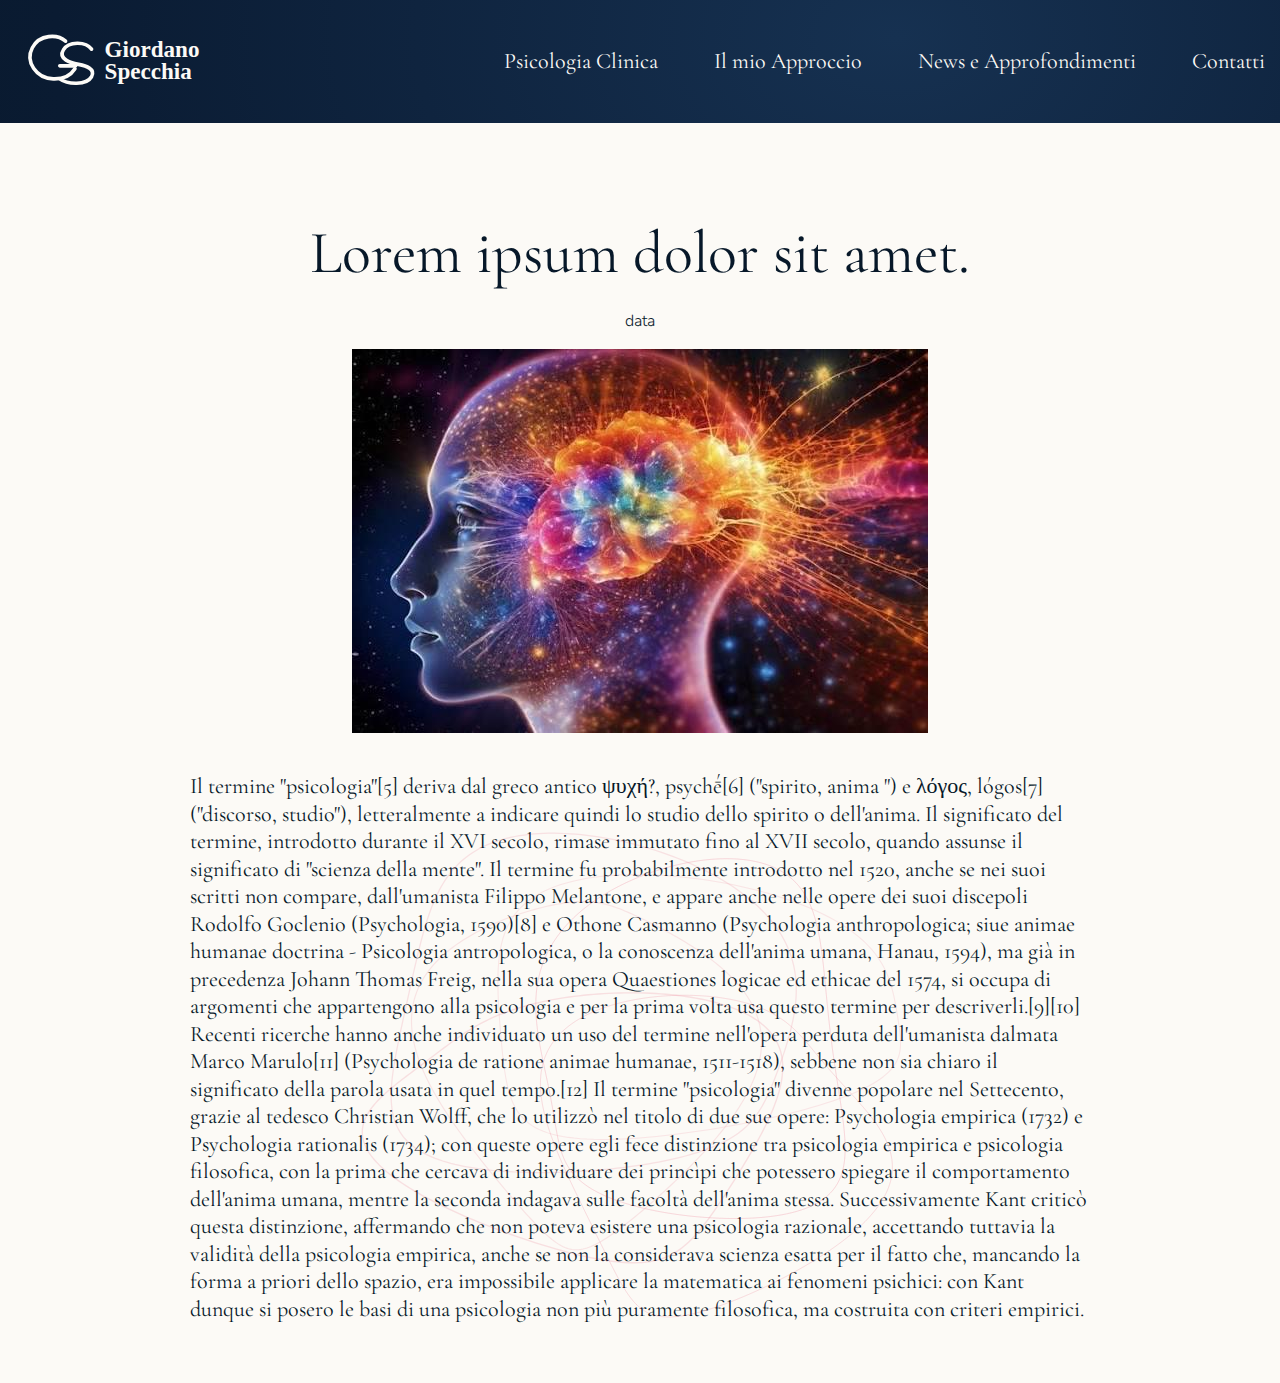
<file: single-article.html>
<!DOCTYPE html>
<html lang="en">

<head>
	<title>HomePage</title>
	<meta charset="UTF-8">
	<meta name="format-detection" content="telephone=no">
	<!-- <style>body{opacity: 0;}</style> -->
	<link rel="stylesheet" href="css/style.min.css?_v=20250923175838">
	<link rel="shortcut icon" href="favicon.ico">
	<!-- <meta name="robots" content="noindex, nofollow"> -->
	<meta name="viewport" content="width=device-width, initial-scale=1.0">
</head>

<body>
	<div data-fp class="wrapper">
		<header class="header">
			<div class="header__container">
				<a href="../home.html" class="header__logo"><img src="img/logo.svg" alt="Logo"></a>
				<div class="header__menu menu">
					<nav class="menu__body">
						<ul class="menu__list">
							<li class="menu__item"><a href="../psicology.html" class="menu__link">Psicologia Clinica</a></li>
							<li class="menu__item"><a href="../approach.html" class="menu__link">Il mio Approccio</a></li>
							<li class="menu__item"><a href="../news.html" class="menu__link">News e Approfondimenti</a></li>
							<li class="menu__item"><a href="" class="menu__link">Contatti</a></li>
						</ul>
					</nav>
				</div>
				<button type="button" class="menu__icon icon-menu"><span></span></button>
			</div>
		</header>
		<main class="page page__article">
			<section class="single-article">
				<div class="single-article__container">
					<h1 class="single-article__title title">Lorem ipsum dolor sit amet.</h1>
					<div class="single-article__data">data</div>
					<div class="single-article__img">
						<img src="img/main/article1.jpeg" alt="Image">
					</div>
					<div class="single-article__text">Il termine "psicologia"[5] deriva dal greco antico ψυχή?, psychḗ[6] ("spirito, anima ") e λόγος, lógos[7] ("discorso, studio"), letteralmente a indicare quindi lo studio dello spirito o dell'anima. Il significato del termine, introdotto durante il XVI secolo, rimase immutato fino al XVII secolo, quando assunse il significato di "scienza della mente".

						Il termine fu probabilmente introdotto nel 1520, anche se nei suoi scritti non compare, dall'umanista Filippo Melantone, e appare anche nelle opere dei suoi discepoli Rodolfo Goclenio (Psychologia, 1590)[8] e Othone Casmanno (Psychologia anthropologica; siue animae humanae doctrina - Psicologia antropologica, o la conoscenza dell'anima umana, Hanau, 1594), ma già in precedenza Johann Thomas Freig, nella sua opera Quaestiones logicae ed ethicae del 1574, si occupa di argomenti che appartengono alla psicologia e per la prima volta usa questo termine per descriverli.[9][10] Recenti ricerche hanno anche individuato un uso del termine nell'opera perduta dell'umanista dalmata Marco Marulo[11] (Psychologia de ratione animae humanae, 1511-1518), sebbene non sia chiaro il significato della parola usata in quel tempo.[12]

						Il termine "psicologia" divenne popolare nel Settecento, grazie al tedesco Christian Wolff, che lo utilizzò nel titolo di due sue opere: Psychologia empirica (1732) e Psychologia rationalis (1734); con queste opere egli fece distinzione tra psicologia empirica e psicologia filosofica, con la prima che cercava di individuare dei princìpi che potessero spiegare il comportamento dell'anima umana, mentre la seconda indagava sulle facoltà dell'anima stessa. Successivamente Kant criticò questa distinzione, affermando che non poteva esistere una psicologia razionale, accettando tuttavia la validità della psicologia empirica, anche se non la considerava scienza esatta per il fatto che, mancando la forma a priori dello spazio, era impossibile applicare la matematica ai fenomeni psichici: con Kant dunque si posero le basi di una psicologia non più puramente filosofica, ma costruita con criteri empirici.</div>
				</div>
			</section>


		</main>
		<!-- <div data-fp-section class="page__bottom bottom-page">
	<section class="page__contacts contacts">
		<div class="contacts__container">
			<div class="contacts__content">
				<form action="#" class="contacts__form form">
					<div class="form__item">
						<input autocomplete="off" type="text" name="form[]" data-error="Error" data-required placeholder="Name" class="form__input">
					</div>
					<div class="form__item">
						<input autocomplete="off" type="text" name="form[]" data-error="Error" data-required="email" placeholder="Email" class="form__input">
					</div>
					<div class="form__item">
						<textarea autocomplete="off" name="form[]" placeholder="Message" data-error="Error" class="form__input"></textarea>
					</div>
					<div class="form__item">
						<button type="submit" class="form__button">Send Message</button>
					</div>
				</form>
				<div class="contacts__body">
					<ul class="contacts__list list-contacts">
						<li class="list-contacts__item">
							<div class="list-contacts__icon">
								<img src="img/contacts/icons/01.svg" alt="">
							</div>
							<div class="list-contacts__body">
								<div class="list-contacts__title">Address</div>
								<a href="" class="list-contacts__text">3424 Layman Avenue, Fayetteville, NC</a>
							</div>
						</li>
						<li class="list-contacts__item">
							<div class="list-contacts__icon">
								<img src="img/contacts/icons/02.svg" alt="">
							</div>
							<div class="list-contacts__body">
								<div class="list-contacts__title">Phone</div>
								<a href="tel:5014141541" class="list-contacts__text">(501) 414-1541</a>
							</div>
						</li>
						<li class="list-contacts__item">
							<div class="list-contacts__icon">
								<img src="img/contacts/icons/03.svg" alt="">
							</div>
							<div class="list-contacts__body">
								<div class="list-contacts__title">E-Mail</div>
								<a href="mailto:devchapter@gmail.com" class="list-contacts__text">devchapter@gmail.com</a>
							</div>
						</li>
					</ul>
				</div>
			</div>
		</div>
	</section>
	<footer class="footer">
		<div class="footer__container">
			<ul class="footer__social social">
				<li class="social__item">
					<a href="" class="social__link _icon-i"></a>
				</li>
				<li class="social__item">
					<a href="" class="social__link _icon-g"></a>
				</li>
				<li class="social__item">
					<a href="" class="social__link _icon-t"></a>
				</li>
				<li class="social__item">
					<a href="" class="social__link _icon-l"></a>
				</li>
			</ul>
			<div class="footer__copy">© 2022 - DevChapter</div>
		</div>
	</footer>
</div> -->
	</div>
	<script src="js/app.min.js?_v=20250923175838"></script>
</body>

</html>
</file>
<file: css/style.min.css>
@import url(https://fonts.googleapis.com/css?family=Nunito:200,300,regular,500,600,700,800,900,200italic,300italic,italic,500italic,600italic,700italic,800italic,900italic);@import url('https://fonts.googleapis.com/css2?family=Cormorant+Garamond:wght@200; 300;500;400;600;700&family=Inter:wght@400;500;700&display=swap');@font-face{font-family:icons;font-display:swap;src:url(../fonts/icons.woff2) format("woff2");font-weight:400;font-style:normal}[class*=_icon-]::before{font-family:icons;font-style:normal;font-weight:400;font-variant:normal;text-transform:none;line-height:1;-webkit-font-smoothing:antialiased;-moz-osx-font-smoothing:grayscale}[class*=" _icon-"],[class^=_icon-]{font-family:icons!important;speak:never;font-style:normal;font-weight:400;font-variant:normal;text-transform:none;line-height:1;-webkit-font-smoothing:antialiased;-moz-osx-font-smoothing:grayscale}._icon-attach:before{content:""}._icon-g:before{content:""}._icon-i:before{content:""}._icon-l:before{content:""}._icon-left:before{content:""}._icon-t:before{content:""}*{padding:0;margin:0;border:0}*,*::after,*::before{box-sizing:border-box}*::after,*::before{display:inline-block}body,html{height:100%;min-width:320px}body{color:#fcfaf6;line-height:1;font-family:"Cormorant Garamond";font-size:1rem;-ms-text-size-adjust:100%;-moz-text-size-adjust:100%;-webkit-text-size-adjust:100%;-webkit-font-smoothing:antialiased;-moz-osx-font-smoothing:grayscale}button,input,textarea{font-family:"Cormorant Garamond";font-size:inherit;line-height:inherit;color:inherit;background-color:rgba(0,0,0,0)}input,textarea{width:100%}label{display:inline-block}button,option,select{cursor:pointer}a{display:inline-block;color:inherit;text-decoration:none}ul li{list-style:none}img{vertical-align:top}h1,h2,h3,h4,h5,h6{font-weight:inherit;font-size:inherit}body{color:#fcfaf6;font-family:"Cormorant Garamond"}.lock body{overflow:hidden;touch-action:none;-ms-scroll-chaining:none;overscroll-behavior:none}.wrapper{min-height:100%;display:flex;flex-direction:column;overflow:hidden}@supports (overflow:clip){.wrapper{overflow:clip}}.wrapper>main{flex:1 1 auto}.wrapper>*{min-width:0}[class*=__container]{max-width:80rem;margin:0 auto;padding:0 .9375rem}[class*="--gc"]{display:grid;min-width:0;grid-template-columns:.9375rem 1fr minmax(auto,78.125rem) 1fr .9375rem}[class*="--gc"]>*{min-width:0;grid-column:3/4}.ibg{width:100%;height:100%;-o-object-fit:cover;object-fit:cover}.ibg--top{-o-object-position:top;object-position:top}.ibg--bottom{-o-object-position:bottom;object-position:bottom}.ibg--left{-o-object-position:left;object-position:left}.ibg--right{-o-object-position:right;object-position:right}.ibg--contain{-o-object-fit:contain;object-fit:contain}.menu__item{text-align:center}.menu__item a{color:#fcfaf6}.menu__link{position:relative;font-size:1.375rem;font-weight:400;line-height:1.1111111111;transition:color .3s ease 0s}.menu__link:after{content:"";position:absolute;left:50%;bottom:-6px;width:0;height:1px;background:#fcfaf6;-webkit-transform:translateX(-50%);transform:translateX(-50%);transition:width .28s ease}.icon-menu{display:none}.header{background:radial-gradient(1200px 800px at 70% 30%,#163151 0,#0f243f 40%,#0a1b32 70%,#071829 100%);width:100%;background-color:#13223b;position:relative;z-index:99}.header__container{max-width:110rem;display:flex;align-items:center;justify-content:space-between;gap:.9375rem;min-height:123px;padding-bottom:.3125rem;padding-top:.3125rem}.header__logo{position:relative;z-index:5;max-width:16.25rem}.header__logo img{max-width:100%}.header__button{position:relative;z-index:5;border:.0625rem solid #f1f1f1;border-radius:.5rem;font-weight:500;font-size:.875rem;line-height:1.2142857143;padding:.9375rem 1.5rem;transition:all .3s ease 0s}.header__actions{display:flex;align-items:center;gap:.9375rem}.bottom-page{display:flex;flex-direction:column}.footer__container{display:flex;justify-content:center;align-items:center;flex-direction:column;gap:.9375rem}.footer__social .social__link{color:#fcfaf6}.footer__copy{color:#fcfaf6;font-size:.875rem;line-height:1.2142857143}.page{background:radial-gradient(1200px 800px at 70% 30%,#163151 0,#0f243f 40%,#0a1b32 70%,#071829 100%);background-color:#13223b}.main-section{position:relative}.main-section__container{position:relative}.main-section__content{margin:0 auto}.main-section__title{color:#fcfaf6;display:flex;flex-direction:column;align-items:center;justify-content:center;text-align:center}.main-section__images{display:flex;justify-content:space-between}.main-section__image{max-width:14.375rem}.main-section__image img{width:100%}.main-section__picture{border:1px solid #fcfaf6;border-radius:50%}.main-section__quote{font-family:"Playfair Display",serif;line-height:1.5;color:#fcfaf6;position:relative;text-align:center;padding:3rem 2rem}.main-section__quote::before{content:"";position:absolute;top:0;left:3%;width:80%;height:1px;background:linear-gradient(to right,#e35b5b 0,rgba(227,91,91,.3) 70%,rgba(227,91,91,0) 100%)}.title{padding-bottom:1.875rem}.title__label{padding-top:1.875rem}.title__value{padding-top:.9375rem;padding-bottom:1.875rem;font-weight:400;display:flex;align-items:center;gap:1rem;color:#fff}.title__cta{background:0 0;border:none;cursor:pointer;line-height:1.5;font-family:Inter,system-ui,-apple-system,Segoe UI,Roboto,sans-serif;padding:.8em 2em;letter-spacing:.05rem}.title__cta:focus{outline:2px dotted #fcfaf6}.draw-border{box-shadow:inset 0 0 0 1px #fcfaf6;color:#fcfaf6;transition:color .25s;position:relative}.draw-border::after,.draw-border::before{border:0 solid transparent;box-sizing:border-box;content:"";pointer-events:none;position:absolute;width:0;height:0;bottom:0;right:0}.draw-border::before{border-bottom-width:1px;border-left-width:1px}.draw-border::after{border-top-width:1px;border-right-width:1px}.draw-border:hover{color:#fcfaf6}.draw-border:hover::after,.draw-border:hover::before{border-color:#1d4e8a;transition:border-color 0s,width .25s,height .25s;width:100%;height:100%}.draw-border:hover::before{transition-delay:0s,0s,.25s}.draw-border:hover::after{transition-delay:0s,.25s,0s}.info__container{max-width:87.5rem}.info__content{margin:0 auto;max-width:68.75rem}.info__items{display:grid;grid-template-columns:1fr 1fr;grid-template-rows:auto auto;grid-template-areas:"top1 top2" "bottom1 bottom2";gap:3rem 2rem;position:relative;padding-top:6.25rem;padding-bottom:clamp(1.5rem,3vw,2rem)}.info__item{position:relative;padding-bottom:2.25rem}.info__subtitle{font-size:1.125rem;max-width:31.25rem;font-weight:200}.item{font-family:Nunito,serif;text-align:left;position:relative}.item__title{text-align:left;font-weight:700;padding-bottom:.625rem}.item__text{max-width:18.75rem}.info__items>article:nth-of-type(1){grid-area:top1;justify-self:start}.info__items>article:nth-of-type(2){grid-area:top2;justify-self:start}.info__items>article:nth-of-type(3){grid-area:bottom1;justify-self:center}.info__items>article:nth-of-type(4){grid-area:bottom2;justify-self:end}@-webkit-keyframes drawLine{to{width:200%}}@keyframes drawLine{to{width:200%}}.about__header{display:flex;justify-content:space-between;align-items:center;gap:3.75rem}.about__header img{max-width:15.625rem;border-radius:1.25rem}.about__title{padding-bottom:1.875rem}.about__subtitle{padding-bottom:1.875rem;font-size:1.125rem;max-width:31.25rem;font-weight:200;line-height:1.2}.about__cta{background:#c45358;border:1px solid #e05d51;border-radius:20px;cursor:pointer;line-height:1.5;font-family:Inter,system-ui,-apple-system,Segoe UI,Roboto,sans-serif;padding:.6em 2em;letter-spacing:.05rem;transition:.5s}.about__cta:hover{background:rgba(0,0,0,0);color:#c45358}.about__cta:focus{outline:2px dotted #fcfaf6}.about__content{padding-top:6.25rem;padding-bottom:3.75rem}.box__title{padding-bottom:1.875rem}.box__items{display:grid;grid-template-columns:repeat(auto-fill,minmax(20rem,1fr));gap:1.875rem}.box__item{box-shadow:0 4px 6px rgba(0,0,0,.3);background:linear-gradient(360deg,#0a2340 0,#0f2c52 100%);border-radius:1.25rem;border:1px solid #13223b;padding:1.875rem;font-family:Nunito,serif;text-align:center;line-height:1.2}.skill__title{padding-top:.625rem;font-size:1.5rem;font-weight:500}.skill__subtitle{padding-top:.625rem;padding-bottom:.625rem;font-size:1.125rem}.news{position:relative;overflow:hidden}.news::before{content:"";position:absolute;inset:0;background:url(../../img/main/tangle-red-round.svg) center/60% no-repeat;transition:-webkit-transform .6s linear;transition:transform .6s linear;transition:transform .6s linear,-webkit-transform .6s linear;-webkit-animation:spin 1s linear;animation:spin 1s linear}.news__title{font-size:2.25rem;text-align:center;padding-bottom:5rem}.news__lists{max-width:37.5rem;margin:0 auto;display:flex;justify-content:center;align-items:center;flex-wrap:wrap;-webkit-column-gap:1.25rem;-moz-column-gap:1.25rem;column-gap:1.25rem;row-gap:1.875rem}.news__list{box-shadow:0 2px 4px rgba(247,245,245,.3);border-radius:1.25rem;border:1px solid #fcfaf6;padding:.5rem 1.25rem;font-family:Nunito,serif;text-align:center;line-height:1.2}.articles{padding-bottom:10rem}.articles__title{font-size:2.25rem;text-align:center;padding-bottom:3.75rem}.articles__items{display:grid;grid-template-columns:repeat(auto-fill,minmax(14rem,1fr));gap:2.5rem}.articles__item{border:1px solid #1d4e8a;border-radius:15px;font-family:Nunito,serif;display:flex;flex-direction:column}.article__cta{color:#c45358;text-align:center;font-weight:700;padding-bottom:1.625rem}.article__cta:hover img{-webkit-transform:translateX(.625rem);transform:translateX(.625rem)}.article__cta img{padding-left:.3125rem;transition:.5s}.article__image{width:100%}.article__image img{width:100%;height:auto;-o-object-fit:cover;object-fit:cover;-o-object-position:top;object-position:top;border-radius:.9375rem;aspect-ratio:1.5/1}.article__name{font-size:1.375rem;padding-left:1.25rem;padding-top:.625rem;padding-bottom:.875rem;font-weight:500}.article__text{padding-left:1.25rem;font-size:1rem;padding-bottom:1.5rem}.tips__title{font-size:2.25rem;text-align:center;padding-bottom:3.75rem}.tips__items{display:flex;flex-direction:column;gap:1.875rem}.tip__item{border:1px solid #1d4e8a;border-radius:5px;font-family:Nunito,serif;display:flex;gap:1.5625rem;padding:1.25rem}.item-tip___label{color:#c45358;font-weight:500;font-size:1.25rem;line-height:1.2}.item-tip__title{font-size:1.25rem;font-weight:700;padding-bottom:.625rem;line-height:1.2}.item-tip__subtitle{font-size:1rem}@-webkit-keyframes spin{0%{-webkit-transform:translateY(0) scale(.5);transform:translateY(0) scale(.5)}100%{-webkit-transform:translateY(-6px) scale(1);transform:translateY(-6px) scale(1)}}@keyframes spin{0%{-webkit-transform:translateY(0) scale(.5);transform:translateY(0) scale(.5)}100%{-webkit-transform:translateY(-6px) scale(1);transform:translateY(-6px) scale(1)}}.page__article{background:#fcfaf6}.single-article{color:#071829}.single-article__container{display:flex;flex-direction:column;align-items:center}.single-article__data{font-family:Nunito,serif;padding-bottom:1.25rem;font-weight:300}.single-article__img{padding-bottom:2.5rem}.single-article__img img{width:100%}.single-article__text{max-width:56.25rem;font-size:1.375rem;line-height:1.25;padding-bottom:3.75rem;font-weight:400;position:relative;z-index:0}.single-article__text::before{content:"";display:block;position:absolute;top:0;left:0;width:100%;height:100%;opacity:.5;background:url(../../img/tangle-red-scribble.svg) center/contain no-repeat;z-index:999}@media (min-width:47.99875em){.menu__list{display:flex;row-gap:.3125rem;flex-wrap:wrap}.info__items::before{content:"";position:absolute;left:-50%;right:0;top:50%;height:2px;background:#c45358;-webkit-transform:translateY(-50%);transform:translateY(-50%);-webkit-animation:drawLine 1.5s ease forwards;animation:drawLine 1.5s ease forwards;width:0}}@media (min-width:47.99875em)and (min-width:75em){.menu__list{-webkit-column-gap:3.5rem;-moz-column-gap:3.5rem;column-gap:3.5rem}}@media (min-width:75em){.item-top::after{content:"";position:absolute;left:50%;bottom:-.325rem;-webkit-transform:translateX(-50%);transform:translateX(-50%);width:.55rem;height:.55rem;border-radius:50%;background:#c45358}.item-bottom::before{content:"";position:absolute;left:50%;top:-3.25rem;-webkit-transform:translateX(-50%);transform:translateX(-50%);width:.55rem;height:.55rem;border-radius:50%;background:#c45358}}@media (min-width:80em){.footer__container{padding-top:5.5rem}.footer__container{padding-bottom:5.5rem}.page{padding-top:6.25rem}.main-section__footer{padding-top:5.625rem}.main-section__quote{font-size:1.5rem}.title__label{font-size:3.75rem}.title__value{font-size:1.5625rem}.title__cta{font-size:1.1875rem}.title{font-size:3.75rem}.info__title{padding-bottom:1.5rem}.item__title{font-size:1.375rem}.item__text{font-size:1.1875rem}.about__cta{font-size:1.1875rem}.box__title{font-size:2.25rem}.page__news{padding-top:5rem}.page__news{padding-bottom:5rem}.news__container{padding-bottom:18.75rem}}@media (max-width:20em){.footer__container{padding-top:1.25rem}.footer__container{padding-bottom:1.25rem}.page{padding-top:5rem}.main-section__footer{padding-top:1.875rem}.main-section__quote{font-size:1.125rem}.title__label{font-size:1.5625rem}.title__value{font-size:1.125rem}.title__cta{font-size:1rem}.title{font-size:1.875rem}.info__title{padding-bottom:.875rem}.item__title{font-size:1.125rem}.item__text{font-size:.9375rem}.about__cta{font-size:1rem}.box__title{font-size:1.625rem}.page__news{padding-top:3.75rem}.page__news{padding-bottom:3.75rem}.news__container{padding-bottom:9.375rem}}@media (max-width:47.99875em){.menu__body{position:fixed;width:100%;height:100%;left:-100%;top:0;overflow:auto;padding:8.125rem .9375rem .9375rem 1.875rem;transition:left .3s;background-color:#13223b}.menu__body::before{content:"";position:fixed;width:100%;height:5rem;left:-100%;top:0;transition:left .3s;z-index:2;background-color:#13223b}.menu-open .menu__body{left:0}.menu-open .menu__body::before{left:0}.menu__item:not(:last-child){margin-bottom:2rem}.menu__link{color:#fcfaf6;font-size:2rem}.icon-menu{display:block;position:relative;width:1.875rem;height:1.125rem;z-index:5}.icon-menu span,.icon-menu::after,.icon-menu::before{content:"";transition:all .3s ease 0s;right:0;position:absolute;width:100%;height:.125rem;background-color:#fcfaf6}.icon-menu::before{top:0}.icon-menu::after{bottom:0}.icon-menu span{top:calc(50% - .0625rem)}.menu-open .icon-menu span{width:0}.menu-open .icon-menu::before{top:calc(50% - .0625rem);-webkit-transform:rotate(-45deg);transform:rotate(-45deg)}.menu-open .icon-menu::after{bottom:calc(50% - .0625rem);-webkit-transform:rotate(45deg);transform:rotate(45deg)}.header__container{min-height:60px}.header__button{padding:.625rem .9375rem;color:#fff;border:.0625rem solid #fcfaf6;background-color:#fcfaf6}.main-section__images{flex-direction:column;align-items:center;row-gap:2rem}.info__items{border-left:1px solid #c45358;margin-top:3.75rem;padding-top:0;grid-template-columns:1fr;grid-template-rows:auto auto auto auto;grid-template-areas:"top1" "top2" "bottom1" "bottom2"}.info__item{padding-left:.625rem}.info__items>article:nth-of-type(3){grid-area:bottom1;justify-self:start}.info__items>article:nth-of-type(4){grid-area:bottom2;justify-self:start}.dot{position:absolute;left:-6px;top:.25rem;width:12px;height:12px;background:#c44;border-radius:50%;-webkit-transform:scale(1);transform:scale(1)}.about__header{flex-direction:column}.news::before{background:url(../../img/main/tangle-red-round.svg) center/100% no-repeat}.tip__item{flex-direction:column}}@media (max-width:47.99875em)and (any-hover:none){.icon-menu{cursor:default}}@media (min-width:47.99875em)and (min-width:48em)and (max-width:75em){.menu__list{-webkit-column-gap:clamp(.9375rem ,-3.6180555556rem + 9.4907407407vw ,3.5rem);-moz-column-gap:clamp(.9375rem ,-3.6180555556rem + 9.4907407407vw ,3.5rem);column-gap:clamp(.9375rem ,-3.6180555556rem + 9.4907407407vw ,3.5rem)}}@media (min-width:47.99875em)and (max-width:48em){.menu__list{-webkit-column-gap:.9375rem;-moz-column-gap:.9375rem;column-gap:.9375rem}}@media (min-width:20em)and (max-width:80em){.footer__container{padding-top:clamp(1.25rem ,-.1666666667rem + 7.0833333333vw ,5.5rem)}.footer__container{padding-bottom:clamp(1.25rem ,-.1666666667rem + 7.0833333333vw ,5.5rem)}.page{padding-top:clamp(5rem ,4.5833333333rem + 2.0833333333vw ,6.25rem)}.main-section__footer{padding-top:clamp(1.875rem ,.625rem + 6.25vw ,5.625rem)}.main-section__quote{font-size:clamp(1.125rem ,1rem + .625vw ,1.5rem)}.title__label{font-size:clamp(1.5625rem ,.8333333333rem + 3.6458333333vw ,3.75rem)}.title__value{font-size:clamp(1.125rem ,.9791666667rem + .7291666667vw ,1.5625rem)}.title__cta{font-size:clamp(1rem ,.9375rem + .3125vw ,1.1875rem)}.title{font-size:clamp(1.875rem ,1.25rem + 3.125vw ,3.75rem)}.info__title{padding-bottom:clamp(.875rem ,.6666666667rem + 1.0416666667vw ,1.5rem)}.item__title{font-size:clamp(1.125rem ,1.0416666667rem + .4166666667vw ,1.375rem)}.item__text{font-size:clamp(.9375rem ,.8541666667rem + .4166666667vw ,1.1875rem)}.about__cta{font-size:clamp(1rem ,.9375rem + .3125vw ,1.1875rem)}.box__title{font-size:clamp(1.625rem ,1.4166666667rem + 1.0416666667vw ,2.25rem)}.page__news{padding-top:clamp(3.75rem ,3.3333333333rem + 2.0833333333vw ,5rem)}.page__news{padding-bottom:clamp(3.75rem ,3.3333333333rem + 2.0833333333vw ,5rem)}.news__container{padding-bottom:clamp(9.375rem ,6.25rem + 15.625vw ,18.75rem)}}@media (any-hover:hover){.menu__link:hover::after{width:100%}.header__button:hover{color:#fff}.footer__social .social__link:hover{color:#1d4e8a}}
</file>
